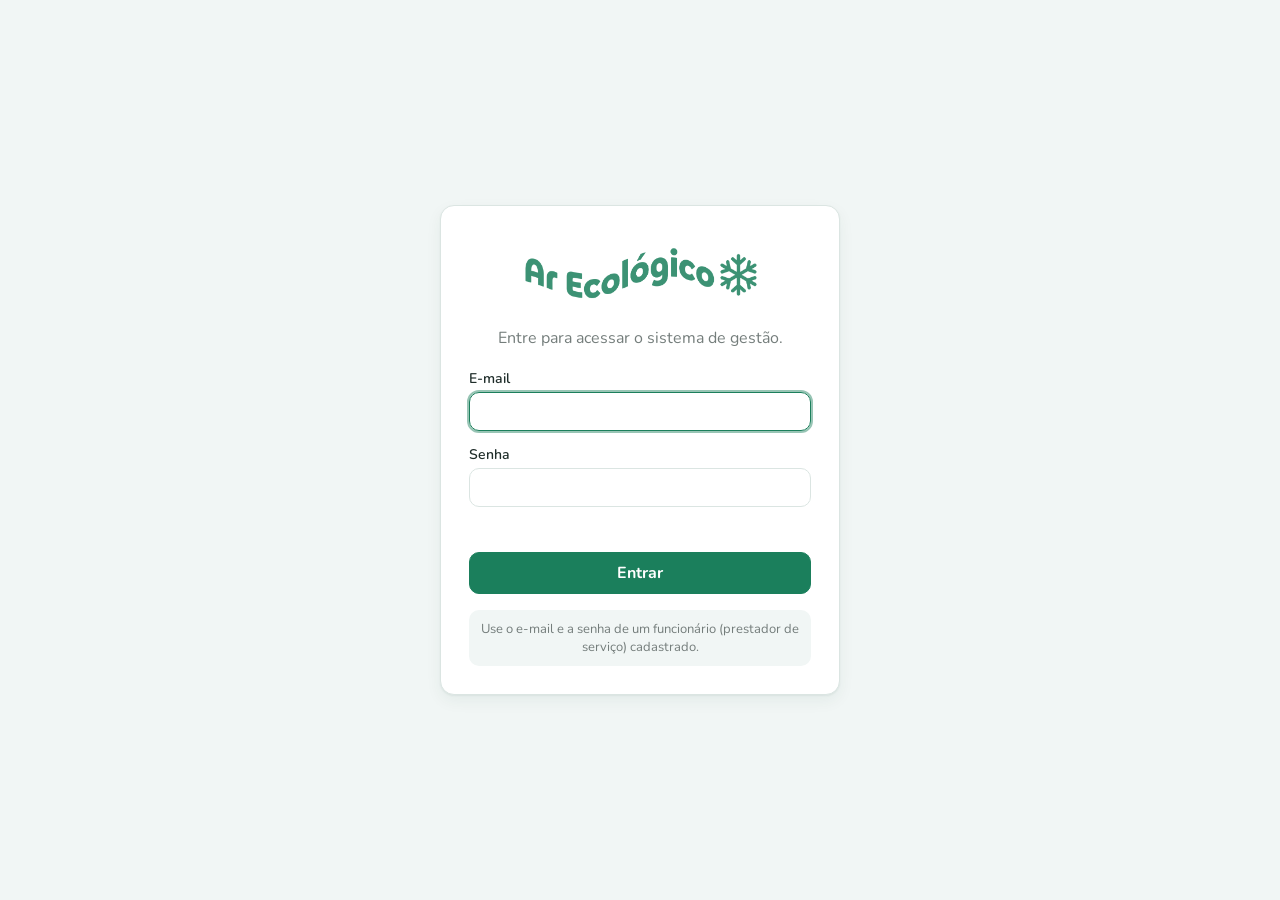
<file: src/main/resources/login.html>
<!DOCTYPE html>
<html lang="pt-BR">
<head>
  <meta charset="UTF-8">
  <meta name="viewport" content="width=device-width, initial-scale=1">
  <title>Entrar - AR Ecológico</title>
  <link rel="stylesheet" href="./static/css/style.css">
</head>
<body data-publica>
  <main class="pagina-login">
    <section class="secao login">
    <h1 class="marca-logo" role="img" aria-label="AR Ecológico"></h1>
    <p class="subtitulo">Entre para acessar o sistema de gestão.</p>
      <form id="formularioLogin">
        <label>E-mail<input type="email" name="email" autocomplete="username" required autofocus></label>
        <label>Senha<input type="password" name="senha" autocomplete="current-password" required></label>
        <p id="mensagemLogin" class="erro" role="alert"></p>
        <button type="submit">Entrar</button>
      </form>
      <p class="dica">Use o e-mail e a senha de um funcionário (prestador de serviço) cadastrado.</p>
    </section>
  </main>
  <script src="./static/js/config.js"></script>
  <script src="./static/js/autenticacao.js"></script>
</body>
</html>
</file>
<file: src/main/resources/static/css/style.css>
/* =====================================================================
   AR Ecológico - style.css

   Índice
    1. Variáveis (cores e sombras)
    2. Base
    3. Menu lateral
    4. Conteúdo e seções
    5. Formulários e botões
    6. Tabelas
    7. Janelas (dialog)
    8. Início e cartões
    9. Dashboard
   10. Login
   11. Configurações do sistema
   12. Relatórios
   13. Temas e acessibilidade
   14. Responsividade
   ===================================================================== */
@import url('https://fonts.googleapis.com/css2?family=Nunito:wght@400;600;700;800&display=swap');


/* ---------- 1. Variáveis ---------- */
:root {
  --verde: #1b7f5c;
  --verde-escuro: #14604a;
  --fundo: #f1f6f5;
  --texto: #1f2d2a;
  --borda: #dbe5e2;
  --perigo: #c0392b;
  --superficie: #fff;
  --suave: color-mix(in srgb, var(--texto) 62%, var(--superficie));
  --sombra: 0 1px 2px rgba(20, 60, 50, .06), 0 6px 16px rgba(20, 60, 50, .06);
}


/* ---------- 2. Base ---------- */
* {
  box-sizing: border-box;
}

body {
  margin: 0;
  display: flex;
  min-height: 100vh;
  font-family: 'Nunito', Arial, sans-serif;
  background: var(--fundo);
  color: var(--texto);
}

h2 {
  margin: 0 0 14px;
  font-size: 1.375rem;
}

h3 {
  margin: 0 0 10px;
  font-size: 1rem;
}

[hidden] {
  display: none !important;
}


/* ---------- 3. Menu lateral ---------- */
.menu {
  width: 14.5rem;
  flex-shrink: 0;
  position: sticky;
  top: 0;
  height: 100vh;
  height: 100dvh;
  display: flex;
  flex-direction: column;
  gap: 4px;
  padding: 20px 12px;
  overflow-y: auto;
  background: var(--superficie);
  border-right: 1px solid var(--borda);
}

.menu h1 {
  margin: 0;
  padding: 0 10px 14px;
  font-size: 1.2rem;
  color: var(--verde);
}

.menu .links {
  display: flex;
  flex-direction: column;
  gap: 4px;
}

.menu a {
  padding: 10px 12px;
  border-radius: 10px;
  color: var(--texto);
  text-decoration: none;
  font-weight: 600;
}

.menu a:hover {
  background: color-mix(in srgb, var(--verde) 12%, var(--superficie));
}

.menu a.ativo {
  background: var(--verde);
  color: #fff;
}

.menu .usuario {
  margin-top: auto;
  padding: 12px 10px 0;
  border-top: 1px solid var(--borda);
  font-size: .875rem;
}

.menu .usuario button {
  width: 100%;
  margin-top: 8px;
}


/* ---------- 4. Conteúdo e seções ---------- */
.conteudo {
  flex: 1;
  min-width: 0;
  padding: 28px;
  overflow-x: auto;
}

.secao {
  margin-bottom: 24px;
  padding: 20px;
  background: var(--superficie);
  border: 1px solid var(--borda);
  border-radius: 14px;
  box-shadow: var(--sombra);
}

.barra-ferramentas {
  display: flex;
  gap: 8px;
  margin-bottom: 12px;
}

.barra-ferramentas input {
  flex: 1;
}


/* ---------- 5. Formulários e botões ---------- */
input,
select,
textarea,
button {
  padding: 9px 12px;
  font: inherit;
  border: 1px solid var(--borda);
  border-radius: 10px;
}

input,
select,
textarea {
  background: var(--superficie);
  color: var(--texto);
}

input:focus,
select:focus,
textarea:focus {
  outline: 2px solid color-mix(in srgb, var(--verde) 45%, transparent);
  border-color: var(--verde);
}

button {
  cursor: pointer;
  background: var(--verde);
  color: #fff;
  border-color: var(--verde);
  font-weight: 700;
  transition: background .2s;
}

button:hover {
  background: var(--verde-escuro);
}

button:disabled {
  opacity: .6;
  cursor: wait;
}

button.secundario {
  background: var(--superficie);
  color: var(--texto);
  border-color: var(--borda);
}

button.perigo {
  background: var(--perigo);
  border-color: var(--perigo);
}


/* ---------- 6. Tabelas ---------- */
.tabela-rolagem {
  overflow-x: auto;
}

table {
  width: 100%;
  border-collapse: collapse;
}

th,
td {
  padding: 10px 8px;
  text-align: left;
  border-bottom: 1px solid var(--borda);
}

th {
  background: color-mix(in srgb, var(--verde) 8%, var(--superficie));
  font-size: .875rem;
}

tbody tr:hover {
  background: color-mix(in srgb, var(--verde) 5%, var(--superficie));
}

td.acoes {
  width: 1%;
  white-space: nowrap;
}

.vazio {
  padding: 16px;
  text-align: center;
  color: var(--suave);
}

/* Etiqueta colorida do status da OS */
.selo {
  display: inline-block;
  padding: 2px 10px;
  border-radius: 999px;
  background: #6f7f7a;
  color: #fff;
  font-size: .8125rem;
  font-weight: 700;
}

.selo-ABERTA {
  background: #1f6fb2;
}

.selo-EM_ANDAMENTO {
  background: #c2620f;
}

.selo-CONCLUIDA {
  background: #1b7f5c;
}


/* ---------- 7. Janelas (dialog) ---------- */
dialog {
  width: min(560px, 92vw);
  max-height: calc(100vh - 32px);
  max-height: calc(100dvh - 32px);
  padding: 22px;
  overflow-y: auto;
  background: var(--superficie);
  color: var(--texto);
  border: none;
  border-radius: 14px;
}

dialog::backdrop {
  background: rgba(0, 0, 0, .4);
}

.formulario {
  display: grid;
  grid-template-columns: repeat(2, minmax(0, 1fr));
  gap: 12px;
}

.formulario label {
  display: flex;
  flex-direction: column;
  gap: 4px;
  font-size: .875rem;
  font-weight: 600;
}

.formulario .linha-inteira,
.formulario .rodape {
  grid-column: 1 / -1;
}

/* Validação do formulário */
.obrigatorio {
  color: var(--perigo);
  font-weight: 700;
}

.nota-obrigatorio {
  margin: 0;
  color: var(--suave);
  font-size: .8125rem;
  font-weight: 400;
}

.dica-campo {
  color: var(--suave);
  font-size: .75rem;
  font-weight: 400;
}

.erro-campo {
  color: var(--perigo);
  font-size: .75rem;
  font-weight: 600;
}

.erro-campo:empty {
  display: none;
}

.formulario [aria-invalid="true"] {
  border-color: var(--perigo);
  outline: 2px solid color-mix(in srgb, var(--perigo) 35%, transparent);
  outline-offset: 0;
}

/* Avisos rápidos (salvo / excluído / erro) */
.avisos {
  position: fixed;
  right: 16px;
  bottom: 16px;
  z-index: 1000;
  display: flex;
  flex-direction: column;
  gap: 8px;
  max-width: min(360px, calc(100vw - 32px));
}

.aviso {
  padding: 12px 14px;
  border-radius: 10px;
  color: #fff;
  font-size: .875rem;
  font-weight: 600;
  box-shadow: var(--sombra);
}

.aviso-sucesso {
  background: var(--verde);
}

.aviso-erro {
  background: var(--perigo);
}

.rodape {
  display: flex;
  justify-content: flex-end;
  gap: 8px;
}


/* ---------- 8. Início e cartões ---------- */
.cartoes {
  display: grid;
  grid-template-columns: repeat(auto-fit, minmax(min(200px, 100%), 1fr));
  gap: 16px;
  margin-bottom: 24px;
}

.cartao {
  padding: 16px;
  background: var(--superficie);
  border: 1px solid var(--borda);
  border-radius: 14px;
  box-shadow: var(--sombra);
  color: inherit;
  text-decoration: none;
}

a.cartao:hover {
  border-color: var(--verde);
}

.cartao small {
  display: block;
  color: var(--suave);
  font-weight: 600;
}

.cartao strong {
  display: block;
  margin-top: 4px;
  font-size: 1.625rem;
  color: var(--verde);
}

.atalho b {
  display: block;
  font-size: 1.0625rem;
  color: var(--verde);
}

.atalho span {
  color: var(--suave);
  font-size: .875rem;
}


/* ---------- 9. Dashboard ---------- */
.topo {
  display: flex;
  justify-content: space-between;
  align-items: center;
  flex-wrap: wrap;
  gap: 12px;
  margin-bottom: 16px;
}

.topo h2 {
  margin: 0;
}

.topo label {
  display: flex;
  align-items: center;
  gap: 8px;
  font-weight: 600;
}

.graficos {
  display: grid;
  grid-template-columns: repeat(auto-fit, minmax(min(320px, 100%), 1fr));
  gap: 16px;
  margin-bottom: 24px;
}

.graficos .secao {
  margin-bottom: 0;
}

.graficos .largo {
  grid-column: 1 / -1;
}

/* Barras horizontais */
.barra {
  display: flex;
  align-items: center;
  gap: 8px;
  margin: 8px 0;
  font-size: .875rem;
}

.barra .nome {
  width: 140px;
  flex-shrink: 0;
  overflow: hidden;
  text-overflow: ellipsis;
  white-space: nowrap;
  text-transform: capitalize;
}

.barra .preenchimento {
  min-width: 4px;
  height: 18px;
  background: var(--verde);
  border-radius: 6px;
}

.barra > span:last-child {
  white-space: nowrap;
}

/* Colunas (faturamento por mês) */
.colunas {
  display: flex;
  align-items: flex-end;
  gap: 12px;
  height: 190px;
}

.coluna {
  flex: 1;
  min-width: 0;
  height: 100%;
  display: flex;
  flex-direction: column;
  justify-content: flex-end;
  align-items: center;
  gap: 4px;
}

.coluna small {
  color: var(--suave);
  font-size: .75rem;
  white-space: nowrap;
}

.coluna .pilar {
  width: 100%;
  min-height: 3px;
  max-height: 75%;
  background: var(--verde);
  border-radius: 8px 8px 0 0;
}

/* Rosca (gráfico circular) */
.rosca-area {
  display: flex;
  align-items: center;
  flex-wrap: wrap;
  gap: 20px;
}

.rosca {
  position: relative;
  width: 130px;
  height: 130px;
  flex-shrink: 0;
  display: grid;
  place-items: center;
  border-radius: 50%;
}

.rosca::after {
  content: '';
  position: absolute;
  inset: 26px;
  border-radius: 50%;
  background: var(--superficie);
}

.rosca span {
  position: relative;
  z-index: 1;
  font-size: 1.375rem;
  font-weight: 800;
}

.legenda {
  display: grid;
  gap: 6px;
  margin: 0;
  padding: 0;
  list-style: none;
  font-size: .875rem;
  text-transform: capitalize;
}

.legenda i {
  display: inline-block;
  width: 10px;
  height: 10px;
  margin-right: 8px;
  border-radius: 50%;
}


/* ---------- 10. Login ---------- */
.pagina-login {
  flex: 1;
  display: grid;
  place-items: center;
  padding: 20px;
}

.login {
  width: min(400px, 100%);
  margin: 0;
  padding: 28px;
  text-align: center;
}

.login h1 {
  margin: 0;
  font-size: 1.5rem;
}

.login .ilustracao {
  display: block;
  width: 150px;
  margin: 0 auto 8px;
  color: var(--verde);
}

.login .subtitulo {
  margin: 4px 0 20px;
  color: var(--suave);
}

.login form {
  display: grid;
  gap: 14px;
  text-align: left;
}

.login label {
  display: flex;
  flex-direction: column;
  gap: 4px;
  font-size: .875rem;
  font-weight: 600;
}

.erro {
  min-height: 1.25em;
  margin: 0;
  color: var(--perigo);
  font-size: .875rem;
  font-weight: 600;
}

.dica {
  margin: 16px 0 0;
  padding: 10px;
  border-radius: 10px;
  background: var(--fundo);
  color: var(--suave);
  font-size: .8125rem;
}


/* ---------- 11. Configurações do sistema ---------- */
.botao-configuracoes {
  position: fixed;
  right: 16px;
  bottom: 16px;
  z-index: 5;
  width: 48px;
  height: 48px;
  border-radius: 50%;
  font-size: 1.25rem;
}

.configuracoes fieldset {
  display: grid;
  gap: 10px;
  margin: 0 0 12px;
  border: 1px solid var(--borda);
  border-radius: 6px;
}

.configuracoes label {
  display: flex;
  justify-content: space-between;
  align-items: center;
  gap: 12px;
}

.configuracoes .rodape {
  display: flex;
  justify-content: space-between;
}


/* ---------- 12. Relatórios ---------- */
.lista-colunas {
  display: grid;
  grid-template-columns: repeat(auto-fill, minmax(min(190px, 100%), 1fr));
  gap: 6px;
}

.lista-colunas label {
  flex-direction: row;
  align-items: center;
}

.mensagem {
  grid-column: 1 / -1;
  margin: 0;
}


/* ---------- 13. Temas e acessibilidade (classes aplicadas no <html>) ---------- */
:root[data-tema="escuro"] {
  --fundo: #121c19;
  --texto: #e6efec;
  --borda: #2f4640;
  --superficie: #1c2b26;
}

.compacta th,
.compacta td {
  padding: 3px 8px;
}

.zebra tbody tr:nth-child(even) {
  background: var(--fundo);
}

.fonte-legivel body {
  font-family: Verdana, Tahoma, sans-serif;
  letter-spacing: .03em;
}

.espacamento-linhas body {
  line-height: 1.8;
  word-spacing: .12em;
}

.foco-forte :focus-visible {
  outline: 3px solid #ffbf00;
  outline-offset: 2px;
}

.sem-animacoes * {
  transition: none !important;
  animation: none !important;
}

.alto-contraste {
  --fundo: #000;
  --texto: #fff;
  --borda: #fff;
  --superficie: #000;
  --verde: #ffd400;
  --verde-escuro: #000;
}

.alto-contraste .aviso-sucesso {
  color: #000;
}

.alto-contraste button {
  color: #000;
}

.alto-contraste button.secundario {
  color: #fff;
}

.alto-contraste .menu {
  border-right: 2px solid #fff;
}

.alto-contraste .menu a.ativo {
  background: #ffd400;
  color: #000;
}

.alto-contraste a {
  color: #ffd400;
}


/* ---------- Logo (máscara: usa a cor de destaque + leve transparência) ---------- */
.marca-logo {
  display: block;
  aspect-ratio: 897 / 278;
  background-color: var(--verde);
  opacity: 0.85;
  -webkit-mask: url("../img/logo.png") center / contain no-repeat;
  mask: url("../img/logo.png") center / contain no-repeat;
}

/* Menu lateral */
.menu h1.marca-logo {
  width: 100%;
  max-width: 11rem;
  margin: 0 auto 14px;
  padding: 0;
}

/* Login */
.login h1.marca-logo {
  width: min(260px, 80%);
  margin: 0 auto 12px;
}

/* responsividade da logo */
/* Tablet/celular: menu vira barra no topo */
@media (max-width: 900px) {
  .menu h1.marca-logo {
    width: 7rem;
    margin: 0;
  }
}


/* =====================================================================
   14. Responsividade
   Ordem: do maior para o menor (notebook -> tablet -> celular).
   ===================================================================== */

/* Notebooks e monitores pequenos */
@media (max-width: 1100px) {
  .menu {
    width: 12rem;
  }

  .conteudo {
    padding: 20px;
  }

  .secao {
    padding: 16px;
  }

  .graficos {
    grid-template-columns: repeat(auto-fit, minmax(min(280px, 100%), 1fr));
  }
}

/* Tablets: o menu vira uma barra no topo, com os links rolando para o lado */
@media (max-width: 900px) {
  body {
    flex-direction: column;
  }

  .menu {
    position: static;
    width: 100%;
    height: auto;
    display: grid;
    grid-template-columns: 1fr auto;
    grid-template-areas:
      "marca usuario"
      "links links";
    align-items: center;
    gap: 6px 12px;
    padding: 10px 14px;
    overflow: visible;
    border-right: 0;
    border-bottom: 1px solid var(--borda);
  }

  .menu h1 {
    grid-area: marca;
    padding: 0;
  }

  .menu .links {
    grid-area: links;
    flex-direction: row;
    padding-bottom: 4px;
    overflow-x: auto;
  }

  .menu a {
    flex-shrink: 0;
    white-space: nowrap;
  }

  .menu .usuario {
    grid-area: usuario;
    display: flex;
    align-items: center;
    gap: 10px;
    margin: 0;
    padding: 0;
    border-top: 0;
  }

  .menu .usuario button {
    width: auto;
    margin-top: 0;
    padding: 6px 12px;
  }

  .menu .usuario strong {
    display: inline-block;
    max-width: 8rem;
    overflow: hidden;
    text-overflow: ellipsis;
    white-space: nowrap;
    vertical-align: bottom;
  }

  .alto-contraste .menu {
    border-right: 0;
    border-bottom: 2px solid #fff;
  }

  /* Espaço no fim da página para o botão de configurações não cobrir o conteúdo */
  .conteudo {
    padding: 16px 16px 88px;
  }
}

/* A barra do topo só fica fixa quando a tela tem altura de sobra (não em celular deitado) */
@media (max-width: 900px) and (min-height: 561px) {
  .menu {
    position: sticky;
    top: 0;
    z-index: 4;
  }
}

/* Celulares */
@media (max-width: 640px) {
  .conteudo {
    padding: 12px 12px 88px;
  }

  .secao {
    padding: 14px;
    border-radius: 12px;
  }

  /* 16px evita o zoom automático do iPhone ao tocar nos campos */
  input,
  select,
  textarea {
    font-size: 16px;
  }

  button {
    min-height: 44px;
  }

  .menu .usuario button {
    min-height: 36px;
  }

  .barra-ferramentas {
    flex-wrap: wrap;
  }

  .barra-ferramentas input {
    flex-basis: 100%;
  }

  .barra-ferramentas button {
    flex: 1;
  }

  /* Tabela vira uma lista de cartões: cada linha mostra "rótulo: valor" */
  .tabela-rolagem table,
  .tabela-rolagem tbody,
  .tabela-rolagem tr,
  .tabela-rolagem td {
    display: block;
  }

  .tabela-rolagem thead {
    display: none;
  }

  .tabela-rolagem tr {
    margin-bottom: 10px;
    padding: 8px 12px;
    border: 1px solid var(--borda);
    border-radius: 12px;
  }

  .tabela-rolagem td {
    display: flex;
    justify-content: space-between;
    gap: 12px;
    padding: 6px 0;
    border-bottom: 0;
    text-align: right;
  }

  .tabela-rolagem td::before {
    content: attr(data-rotulo);
    flex-shrink: 0;
    color: var(--suave);
    font-weight: 700;
    text-align: left;
  }

  .tabela-rolagem td:not([data-rotulo])::before {
    content: none;
  }

  .tabela-rolagem td.acoes {
    width: auto;
    justify-content: flex-end;
    padding-top: 10px;
    white-space: normal;
  }

  .tabela-rolagem td.vazio {
    display: block;
    text-align: center;
  }

  /* Janelas e formulários em uma coluna só */
  dialog {
    width: calc(100vw - 24px);
    padding: 16px;
  }

  .formulario {
    grid-template-columns: minmax(0, 1fr);
  }

  .rodape button {
    flex: 1;
  }

  .configuracoes label {
    flex-wrap: wrap;
  }

  /* Cartões do início e do dashboard */
  .cartoes {
    grid-template-columns: repeat(2, minmax(0, 1fr));
    gap: 12px;
  }

  .cartao.atalho {
    grid-column: 1 / -1;
  }

  .cartao strong {
    font-size: 1.25rem;
    overflow-wrap: anywhere;
  }

  /* Dashboard */
  .topo label {
    width: 100%;
    justify-content: space-between;
  }

  .topo select {
    flex: 1;
    max-width: 60%;
  }

  .barra .nome {
    width: 100px;
  }

  .colunas {
    gap: 6px;
    height: 170px;
  }

  .coluna small {
    font-size: .6875rem;
  }

  .rosca-area {
    justify-content: center;
  }

  .login {
    padding: 22px;
  }
}

/* Celulares pequenos (até 380px) */
@media (max-width: 380px) {
  .cartoes {
    grid-template-columns: minmax(0, 1fr);
  }

  .barra .nome {
    width: 84px;
  }

  .login .ilustracao {
    width: 120px;
  }
}

/* Busca "Histórico de serviços do cliente" (dashboard) */
.busca-historico {
  display: flex;
  gap: 8px;
  flex-wrap: wrap;
  margin-bottom: 12px;
}
.busca-historico input {
  flex: 1 1 220px;
  min-width: 0;
}
</file>
